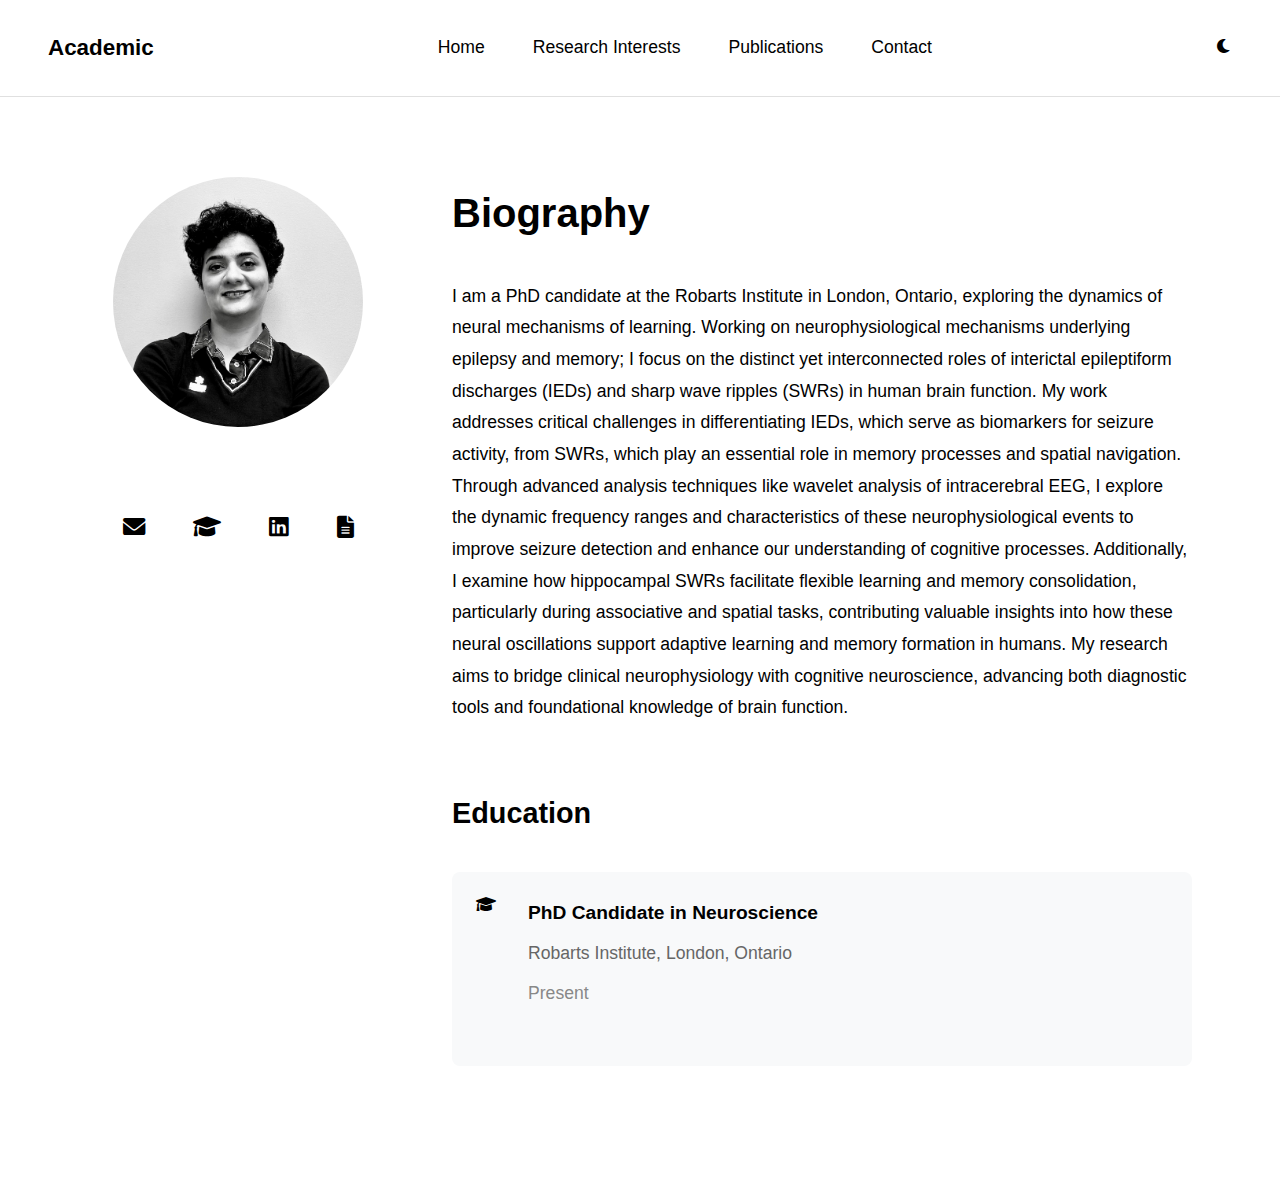
<file: index.html>
<!DOCTYPE html>
<html lang="en">
<head>
    <meta charset="UTF-8">
    <meta name="viewport" content="width=device-width, initial-scale=1.0">
    <title>Nasim's Research Website</title>
    <link rel="stylesheet" href="styles.css">
    <link rel="stylesheet" href="https://cdnjs.cloudflare.com/ajax/libs/font-awesome/6.0.0-beta3/css/all.min.css">
</head>
<body>
    <header class="academic-header">
        <div class="header-title">Academic</div>
        <nav class="main-nav">
            <a href="index.html" class="active">Home</a>
            <a href="research.html">Research Interests</a>
            <a href="publications.html">Publications</a>
            <a href="contact.html">Contact</a>
        </nav>
        <div class="theme-toggle">
            <i class="fas fa-moon"></i>
        </div>
    </header>

    <main class="container">
        <section class="biography-section">
            <div class="profile-container">
                <div class="profile-image">
                    <img src="photo.jpg" alt="Profile Picture">
                </div>
                <div class="profile-links">
                    <a href="mailto:nmortaza@uwo.ca"><i class="fas fa-envelope"></i></a>
                    <a href="#"><i class="fas fa-graduation-cap"></i></a>
                    <a href="#"><i class="fab fa-linkedin"></i></a>
                    <a href="#"><i class="fas fa-file-alt"></i></a>
                </div>
            </div>
            <div class="biography-content">
                <h1>Biography</h1>
                <p>I am a PhD candidate at the Robarts Institute in London, Ontario, exploring the dynamics of neural mechanisms of learning.
                Working on neurophysiological mechanisms underlying epilepsy and memory; I focus on the distinct yet interconnected roles of interictal epileptiform discharges (IEDs) and sharp wave ripples (SWRs) in human brain function. My work addresses critical challenges in differentiating IEDs, which serve as biomarkers for seizure activity, from SWRs, which play an essential role in memory processes and spatial navigation. Through advanced analysis techniques like wavelet analysis of intracerebral EEG, I explore the dynamic frequency ranges and characteristics of these neurophysiological events to improve seizure detection and enhance our understanding of cognitive processes. Additionally, I examine how hippocampal SWRs facilitate flexible learning and memory consolidation, particularly during associative and spatial tasks, contributing valuable insights into how these neural oscillations support adaptive learning and memory formation in humans. My research aims to bridge clinical neurophysiology with cognitive neuroscience, advancing both diagnostic tools and foundational knowledge of brain function.                 
                <div class="education-section">
                    <h2>Education</h2>
                    <div class="education-item">
                        <i class="fas fa-graduation-cap"></i>
                        <div class="education-details">
                            <p class="degree">PhD Candidate in Neuroscience</p>
                            <p class="institution">Robarts Institute, London, Ontario</p>
                            <p class="year">Present</p>
                        </div>
                    </div>
                </div>
            </div>
        </section>
    </main>
</body>
</html>
</file>
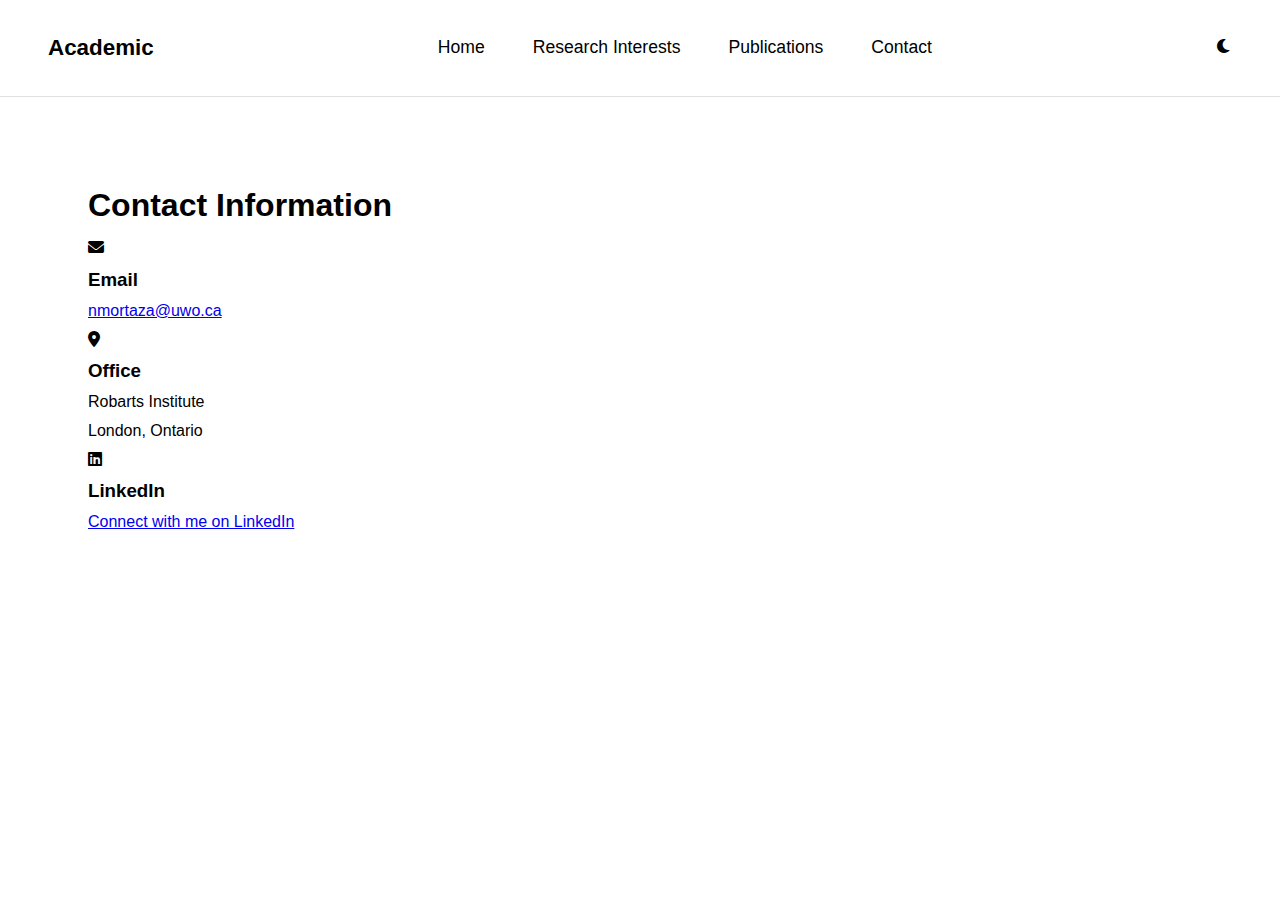
<file: contact.html>
<!DOCTYPE html>
<html lang="en">
<head>
    <meta charset="UTF-8">
    <meta name="viewport" content="width=device-width, initial-scale=1.0">
    <title>Contact - Nasim's Website</title>
    <link rel="stylesheet" href="styles.css">
    <link rel="stylesheet" href="https://cdnjs.cloudflare.com/ajax/libs/font-awesome/6.0.0-beta3/css/all.min.css">
</head>
<body>
    <header class="academic-header">
        <div class="header-title">Academic</div>
        <nav class="main-nav">
            <a href="index.html">Home</a>
            <a href="research.html">Research Interests</a>
            <a href="publications.html">Publications</a>
            <a href="contact.html" class="active">Contact</a>
        </nav>
        <div class="theme-toggle">
            <i class="fas fa-moon"></i>
        </div>
    </header>

    <main class="container">
        <section class="contact-section">
            <h1>Contact Information</h1>
            <div class="contact-content">
                <div class="contact-item">
                    <i class="fas fa-envelope"></i>
                    <div class="contact-details">
                        <h3>Email</h3>
                        <p><a href="mailto:nmortaza@uwo.ca">nmortaza@uwo.ca</a></p>
                    </div>
                </div>
                
                <div class="contact-item">
                    <i class="fas fa-map-marker-alt"></i>
                    <div class="contact-details">
                        <h3>Office</h3>
                        <p>Robarts Institute</p>
                        <p>London, Ontario</p>
                    </div>
                </div>
                
                <div class="contact-item">
                    <i class="fab fa-linkedin"></i>
                    <div class="contact-details">
                        <h3>LinkedIn</h3>
                        <p><a href="#">Connect with me on LinkedIn</a></p>
                    </div>
                </div>
            </div>
        </section>
    </main>
</body>
</html>
</file>
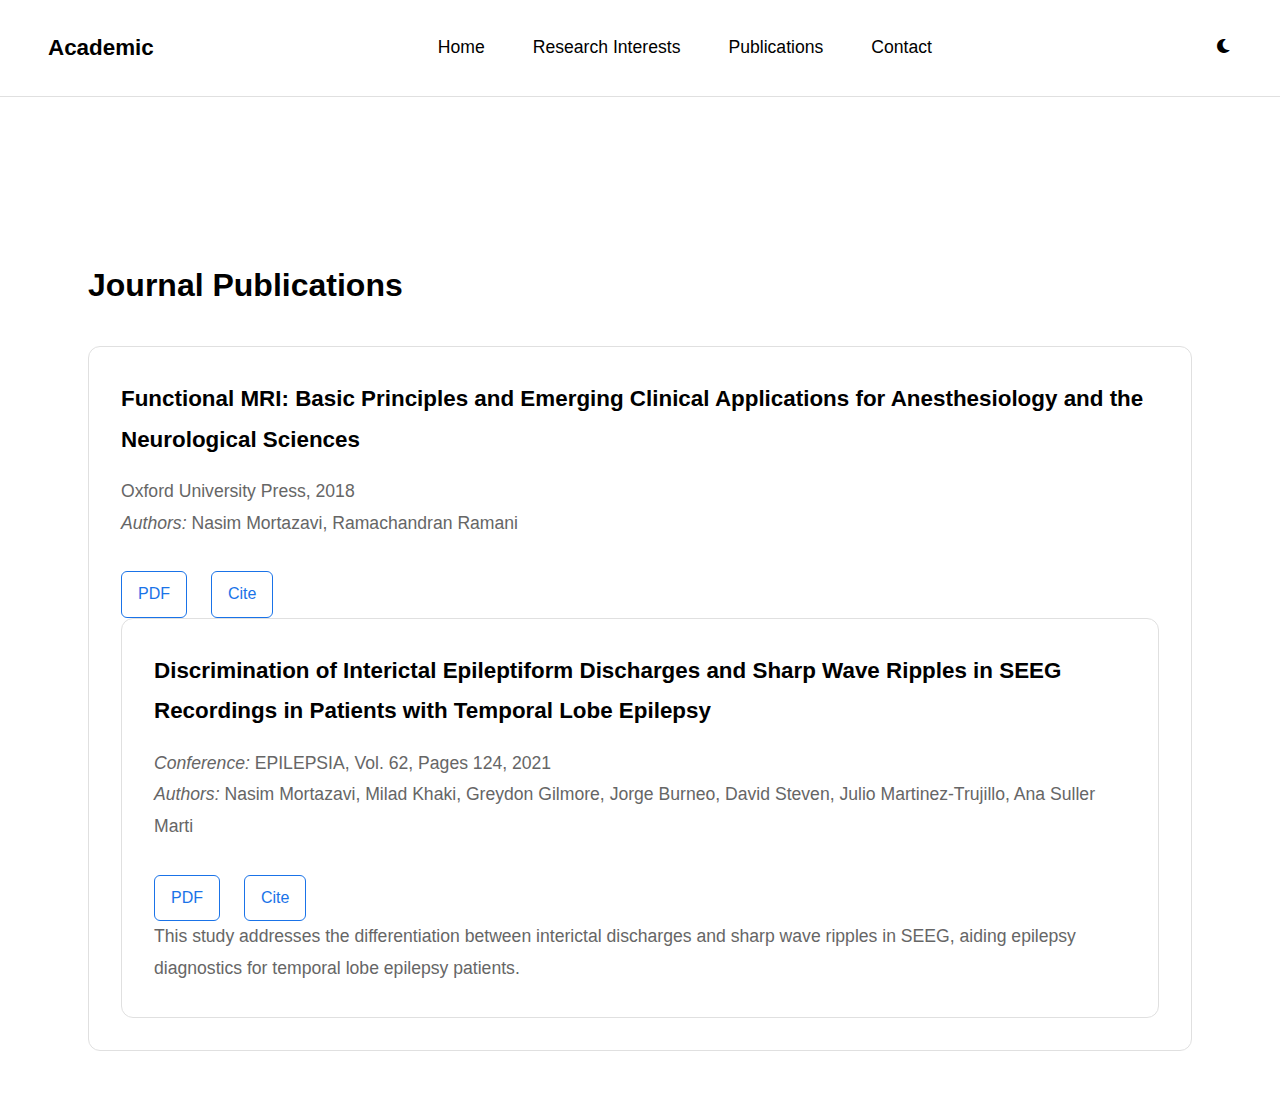
<file: publications.html>
<!DOCTYPE html>
<html lang="en">
<head>
    <meta charset="UTF-8">
    <meta name="viewport" content="width=device-width, initial-scale=1.0">
    <title>Publications - Nasim's Website</title>
    <link rel="stylesheet" href="styles.css">
    <link rel="stylesheet" href="https://cdnjs.cloudflare.com/ajax/libs/font-awesome/6.0.0-beta3/css/all.min.css">
</head>
<body>
    <header class="academic-header">
        <div class="header-title">Academic</div>
        <nav class="main-nav">
            <a href="index.html">Home</a>
            <a href="research.html">Research Interests</a>
            <a href="publications.html" class="active">Publications</a>
            <a href="contact.html">Contact</a>
        </nav>
        <div class="theme-toggle">
            <i class="fas fa-moon"></i>
        </div>
    </header>

    <main class="container">
        <section class="publications-section">
            <h1>Journal Publications</h1>
            <div class="publication-list">
                <div class="publication-item">
                   <h3>Functional MRI: Basic Principles and Emerging Clinical Applications for Anesthesiology and the Neurological Sciences</h3>
                    <p>Oxford University Press, 2018</p>
                    <p><em>Authors:</em> Nasim Mortazavi, Ramachandran Ramani</p>
                <div class="publication-links">
        <!-- You can add actual PDF or citation links here -->
        <a href="#" class="pdf-link">PDF</a>
        <a href="#" class="cite-link">Cite</a>
    </div>
              <div class="publication-item">
                <h3>Discrimination of Interictal Epileptiform Discharges and Sharp Wave Ripples in SEEG Recordings in Patients with Temporal Lobe Epilepsy</h3>
                <p><em>Conference:</em> EPILEPSIA, Vol. 62, Pages 124, 2021</p>
                <p><em>Authors:</em> Nasim Mortazavi, Milad Khaki, Greydon Gilmore, Jorge Burneo, David Steven, Julio Martinez-Trujillo, Ana Suller Marti</p>
              <div class="publication-links">
        <!-- Add actual PDF or citation links here -->
        <a href="#" class="pdf-link">PDF</a>
        <a href="#" class="cite-link">Cite</a>
    </div>
    <p class="description">This study addresses the differentiation between interictal discharges and sharp wave ripples in SEEG, aiding epilepsy diagnostics for temporal lobe epilepsy patients.</p>
</div>
            </div>
        </section>
    </main>
</body>
</html>
</file>
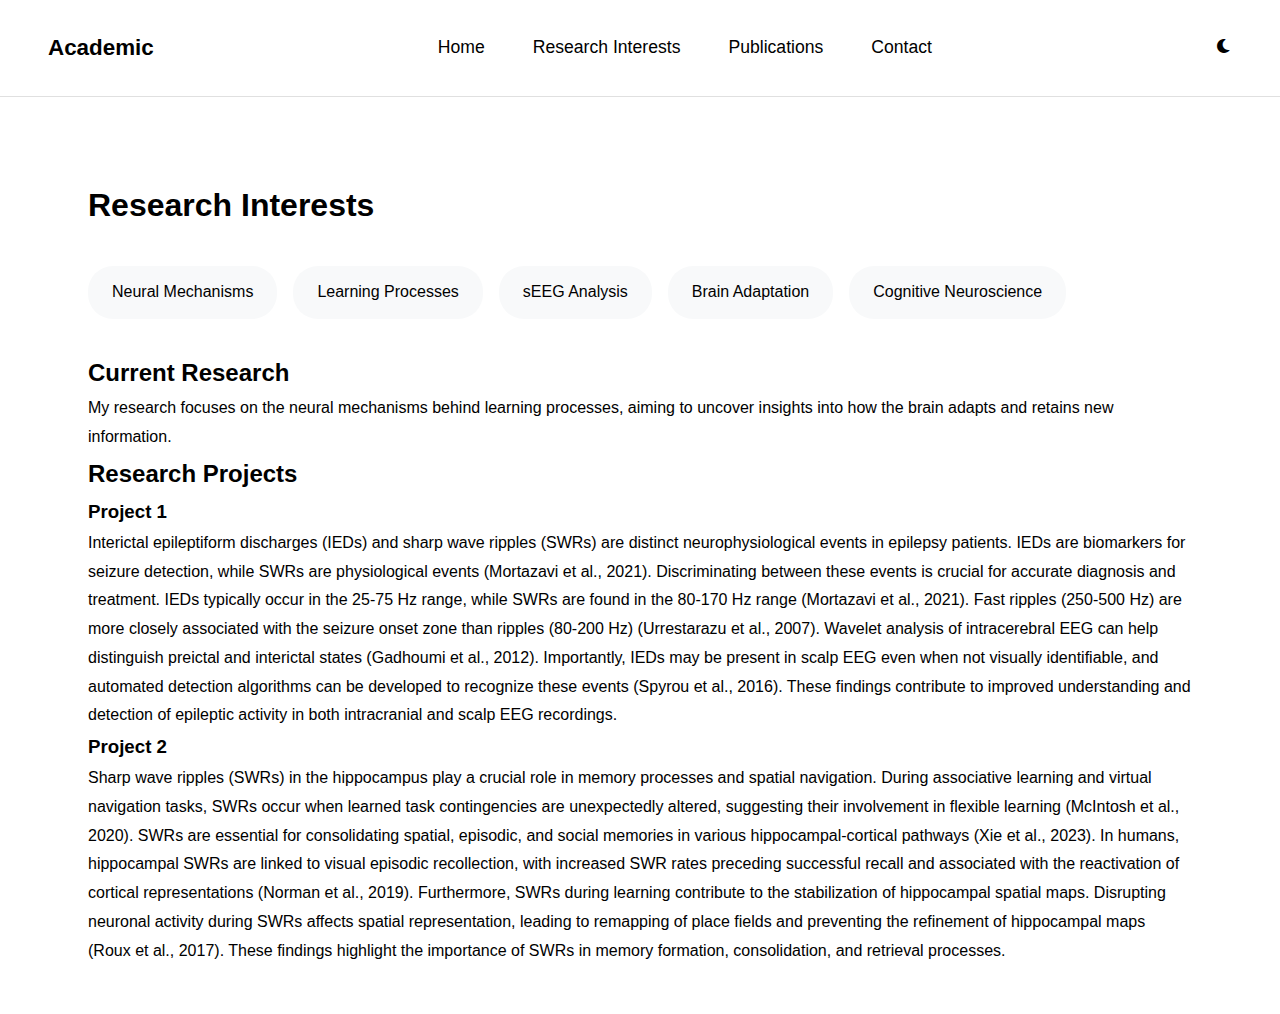
<file: research.html>
<!DOCTYPE html>
<html lang="en">
<head>
    <meta charset="UTF-8">
    <meta name="viewport" content="width=device-width, initial-scale=1.0">
    <title>Research - Nasim's Website</title>
    <link rel="stylesheet" href="styles.css">
    <link rel="stylesheet" href="https://cdnjs.cloudflare.com/ajax/libs/font-awesome/6.0.0-beta3/css/all.min.css">
</head>
<body>
    <header class="academic-header">
        <div class="header-title">Academic</div>
        <nav class="main-nav">
            <a href="index.html">Home</a>
            <a href="research.html" class="active">Research Interests</a>
            <a href="publications.html">Publications</a>
            <a href="contact.html">Contact</a>
        </nav>
        <div class="theme-toggle">
            <i class="fas fa-moon"></i>
        </div>
    </header>

    <main class="container">
        <section class="research-section">
            <h1>Research Interests</h1>
            <div class="interest-tags">
                <span class="tag">Neural Mechanisms</span>
                <span class="tag">Learning Processes</span>
                <span class="tag">sEEG Analysis</span>
                <span class="tag">Brain Adaptation</span>
                <span class="tag">Cognitive Neuroscience</span>
            </div>
            
            <div class="research-content">
                <h2>Current Research</h2>
                <p>My research focuses on the neural mechanisms behind learning processes, aiming to uncover insights into how the brain adapts and retains new information.</p>
                
                <h2>Research Projects</h2>
                <div class="project-item">
                    <h3>Project 1</h3>
                    <p>Interictal epileptiform discharges (IEDs) and sharp wave ripples (SWRs) are distinct neurophysiological events in epilepsy patients. IEDs are biomarkers for seizure detection, while SWRs are physiological events (Mortazavi et al., 2021). Discriminating between these events is crucial for accurate diagnosis and treatment. IEDs typically occur in the 25-75 Hz range, while SWRs are found in the 80-170 Hz range (Mortazavi et al., 2021). Fast ripples (250-500 Hz) are more closely associated with the seizure onset zone than ripples (80-200 Hz) (Urrestarazu et al., 2007). Wavelet analysis of intracerebral EEG can help distinguish preictal and interictal states (Gadhoumi et al., 2012). Importantly, IEDs may be present in scalp EEG even when not visually identifiable, and automated detection algorithms can be developed to recognize these events (Spyrou et al., 2016). These findings contribute to improved understanding and detection of epileptic activity in both intracranial and scalp EEG recordings.</p>
                </div>
                <div class="project-item">
                    <h3>Project 2</h3>
                    <p>Sharp wave ripples (SWRs) in the hippocampus play a crucial role in memory processes and spatial navigation. During associative learning and virtual navigation tasks, SWRs occur when learned task contingencies are unexpectedly altered, suggesting their involvement in flexible learning (McIntosh et al., 2020). SWRs are essential for consolidating spatial, episodic, and social memories in various hippocampal-cortical pathways (Xie et al., 2023). In humans, hippocampal SWRs are linked to visual episodic recollection, with increased SWR rates preceding successful recall and associated with the reactivation of cortical representations (Norman et al., 2019). Furthermore, SWRs during learning contribute to the stabilization of hippocampal spatial maps. Disrupting neuronal activity during SWRs affects spatial representation, leading to remapping of place fields and preventing the refinement of hippocampal maps (Roux et al., 2017). These findings highlight the importance of SWRs in memory formation, consolidation, and retrieval processes.</p>
                </div>
            </div>
        </section>
    </main>
</body>
</html>
</file>
<file: styles.css>
:root {
    --primary-color: #1a73e8;
    --text-color: #000000;
    --background-color: #fff;
    --secondary-background: #f8f9fa;
    --border-color: #e0e0e0;
}

* {
    margin: 0;
    padding: 0;
    box-sizing: border-box;
}

body {
    font-family: -apple-system, BlinkMacSystemFont, 'Segoe UI', Roboto, Oxygen, Ubuntu, Cantarell, sans-serif;
    line-height: 1.8; /* Increased from 1.6 */
    color: var(--text-color);
    background-color: var(--background-color);
}

.academic-header {
    display: flex;
    justify-content: space-between;
    align-items: center;
    padding: 1.5rem 3rem; /* Increased padding */
    border-bottom: 1px solid var(--border-color);
    background-color: var(--background-color);
    margin-bottom: 2rem; /* Added margin below header */
}

.header-title {
    font-weight: 600;
    font-size: 1.4rem; /* Increased font size */
}

.main-nav {
    display: flex;
    gap: 3rem; /* Increased gap between nav items */
}

.main-nav a {
    text-decoration: none;
    color: var(--text-color);
    padding: 0.5rem 0; /* Increased padding */
    position: relative;
    font-size: 1.1rem; /* Increased font size */
}

.main-nav a.active::after {
    content: '';
    position: absolute;
    width: 0;
    height: 2px;
    bottom: 0;
    left: 0;
    background-color: var(--primary-color);
    transition: width 0.3s ease;
}

.main-nav a:hover::after {
    width: 100%;
}

.container {
    max-width: 1200px;
    margin: 0 auto;
    padding: 3rem; /* Increased padding */
}

.biography-section {
    display: grid;
    grid-template-columns: 300px 1fr; /* Increased profile section width */
    gap: 4rem; /* Increased gap */
    margin-bottom: 5rem; /* Increased margin */
}

.profile-container {
    text-align: center;
}

.profile-image img {
    width: 250px; /* Increased image size */
    height: 250px;
    border-radius: 50%;
    object-fit: cover;
    margin-bottom: 2rem; /* Increased margin */
}

.profile-links {
    display: flex;
    justify-content: center;
    gap: 2rem; /* Increased gap */
    margin-top: 2rem; /* Increased margin */
}

.profile-links a {
    color: var(--text-color);
    font-size: 1.4rem; /* Increased icon size */
    padding: 0.5rem;
    transition: color 0.3s ease;
}

.profile-links a:hover {
    color: var(--primary-color);
}

.biography-content h1 {
    margin-bottom: 2rem; /* Increased margin */
    color: var(--text-color);
    font-size: 2.5rem; /* Increased font size */
}

.biography-content p {
    font-size: 1.1rem; /* Increased font size */
    margin-bottom: 2rem; /* Added margin below paragraphs */
}

.interest-tags {
    display: flex;
    flex-wrap: wrap;
    gap: 1rem; /* Increased gap */
    margin: 2rem 0; /* Increased margin */
}

.tag {
    background-color: var(--secondary-background);
    padding: 0.75rem 1.5rem; /* Increased padding */
    border-radius: 25px;
    font-size: 1rem;
}

.education-section {
    margin-top: 4rem; /* Increased margin */
}

.education-section h2 {
    font-size: 1.8rem; /* Increased font size */
    margin-bottom: 2rem; /* Added margin below heading */
}

.education-item {
    display: flex;
    gap: 2rem; /* Increased gap */
    margin-top: 2rem; /* Increased margin */
    padding: 1.5rem; /* Added padding */
    background-color: var(--secondary-background);
    border-radius: 8px;
}

.education-details {
    flex: 1;
}

.education-details .degree {
    font-weight: 600;
    font-size: 1.2rem; /* Increased font size */
    margin-bottom: 0.5rem;
}

.education-details .institution {
    color: #666;
    font-size: 1.1rem; /* Increased font size */
    margin-bottom: 0.5rem;
}

.education-details .year {
    color: #888;
}

.publications-section {
    margin-top: 5rem; /* Increased margin */
}

.publications-section h2 {
    font-size: 2rem; /* Increased font size */
    margin-bottom: 3rem; /* Increased margin */
}

.publication-list {
    display: grid;
    gap: 2.5rem; /* Increased gap */
    margin-top: 2rem;
}

.publication-item {
    padding: 2rem; /* Increased padding */
    border: 1px solid var(--border-color);
    border-radius: 12px; /* Increased border radius */
    background-color: var(--background-color);
}

.publication-item h3 {
    font-size: 1.4rem; /* Increased font size */
    margin-bottom: 1rem; /* Increased margin */
}

.publication-item p {
    font-size: 1.1rem; /* Increased font size */
    color: #666;
}

.publication-links {
    display: flex;
    gap: 1.5rem; /* Increased gap */
    margin-top: 2rem; /* Increased margin */
}

.publication-links a {
    text-decoration: none;
    color: var(--primary-color);
    font-size: 1rem;
    padding: 0.5rem 1rem; /* Increased padding */
    border: 1px solid var(--primary-color);
    border-radius: 6px;
    transition: all 0.3s ease;
}

.publication-links a:hover {
    background-color: var(--primary-color);
    color: white;
}

@media (max-width: 768px) {
    .biography-section {
        grid-template-columns: 1fr;
        gap: 3rem; /* Increased gap for mobile */
    }

    .profile-container {
        margin-bottom: 3rem; /* Increased margin for mobile */
    }

    .academic-header {
        flex-direction: column;
        gap: 1.5rem; /* Increased gap for mobile */
        padding: 1.5rem; /* Increased padding for mobile */
    }

    .main-nav {
        gap: 1.5rem; /* Increased gap for mobile */
    }

    .container {
        padding: 1.5rem; /* Adjusted padding for mobile */
    }
}
</file>
